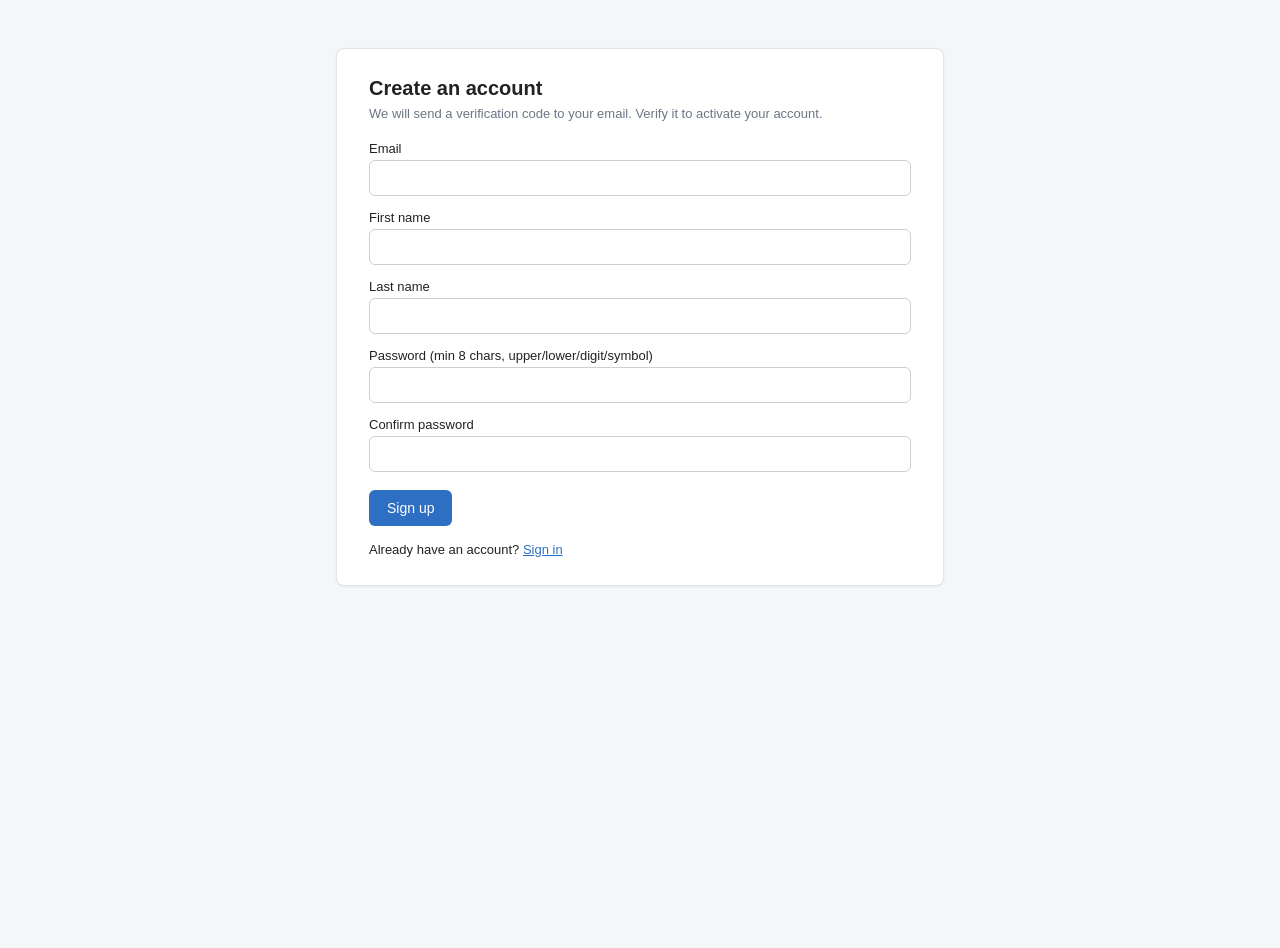
<file: frontend/index.html>
<!DOCTYPE html>
<html lang="en">
<head>
  <meta charset="UTF-8">
  <meta name="viewport" content="width=device-width, initial-scale=1.0">
  <title>Pacific BioArchive</title>
  <link rel="stylesheet" href="css/style.css">
</head>
<body>
  <main class="route-loading" aria-live="polite">
    <strong>Pacific BioArchive</strong>
    <span>Opening your workspace…</span>
  </main>

  <script src="js/config.js"></script>
  <script src="js/auth.js"></script>
  <script>
    (async function () {
      if (Auth.isAuthenticated() || (await Auth.refreshSession())) {
        window.location.replace('./gallery.html');
      } else {
        window.location.replace('./signup.html');
      }
    })();
  </script>
</body>
</html>
</file>
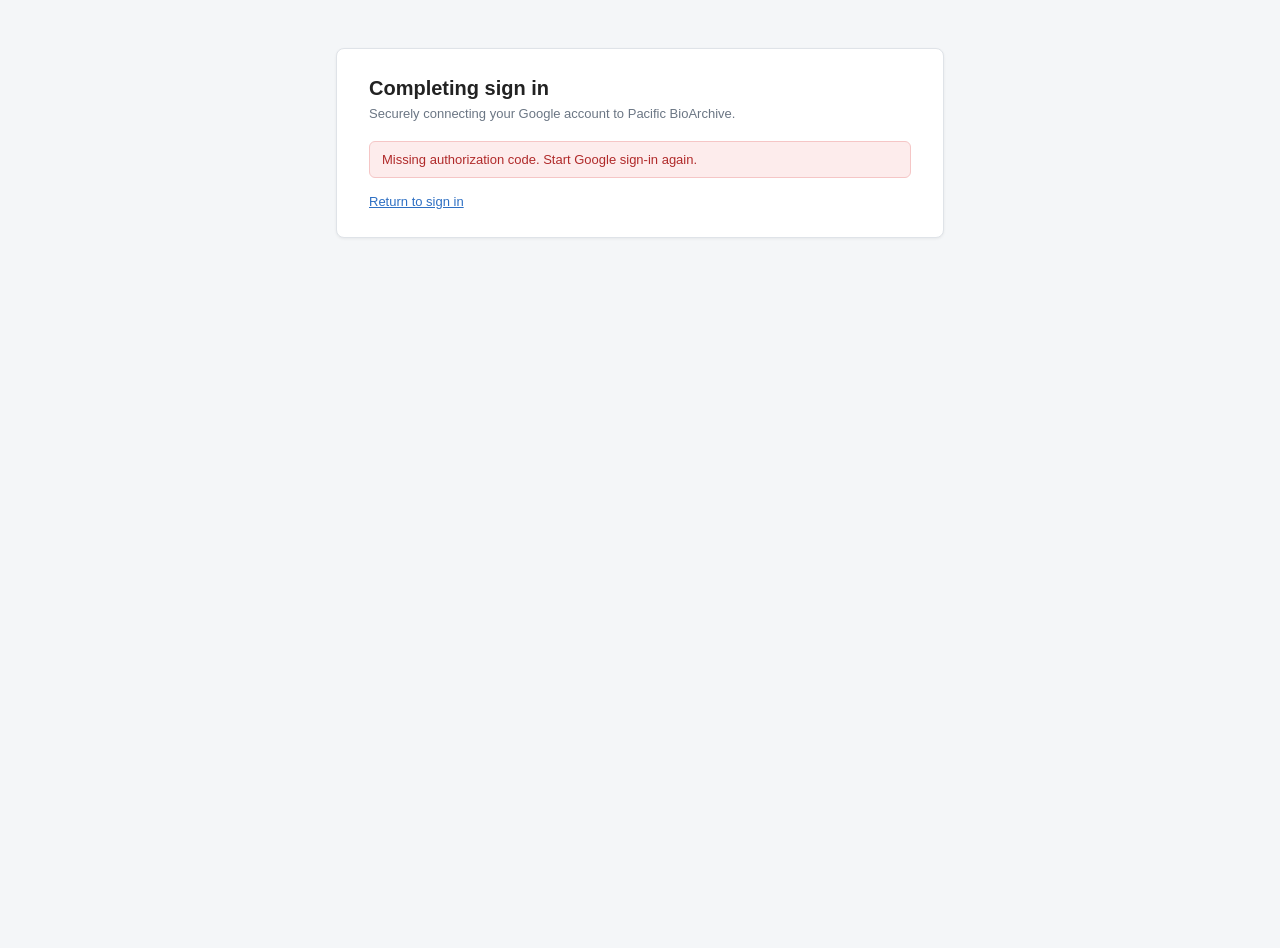
<file: frontend/auth-callback.html>
<!DOCTYPE html>
<html lang="en">
<head>
  <meta charset="UTF-8">
  <meta name="viewport" content="width=device-width, initial-scale=1.0">
  <title>Completing Sign In — Pacific BioArchive</title>
  <link rel="stylesheet" href="css/style.css">
</head>
<body>
  <div class="container">
    <div class="card">
      <h1>Completing sign in</h1>
      <p class="subtitle">Securely connecting your Google account to Pacific BioArchive.</p>
      <div id="callbackStatus" class="msg info" role="status" aria-live="polite">
        Verifying your Google sign-in…
      </div>
      <p id="callbackAction" class="link-line hidden">
        <a href="login.html">Return to sign in</a>
      </p>
    </div>
  </div>

  <script src="js/config.js"></script>
  <script src="js/auth.js"></script>
  <script>
    (async function () {
      const status = document.getElementById('callbackStatus');
      const action = document.getElementById('callbackAction');
      try {
        await Auth.handleOAuthCallback();
        status.className = 'msg success';
        status.textContent = 'Google sign-in complete. Opening your gallery...';
        window.location.replace('./gallery.html');
      } catch (err) {
        status.className = 'msg error';
        status.textContent = err.message;
        action.classList.remove('hidden');
      }
    })();
  </script>
</body>
</html>
</file>
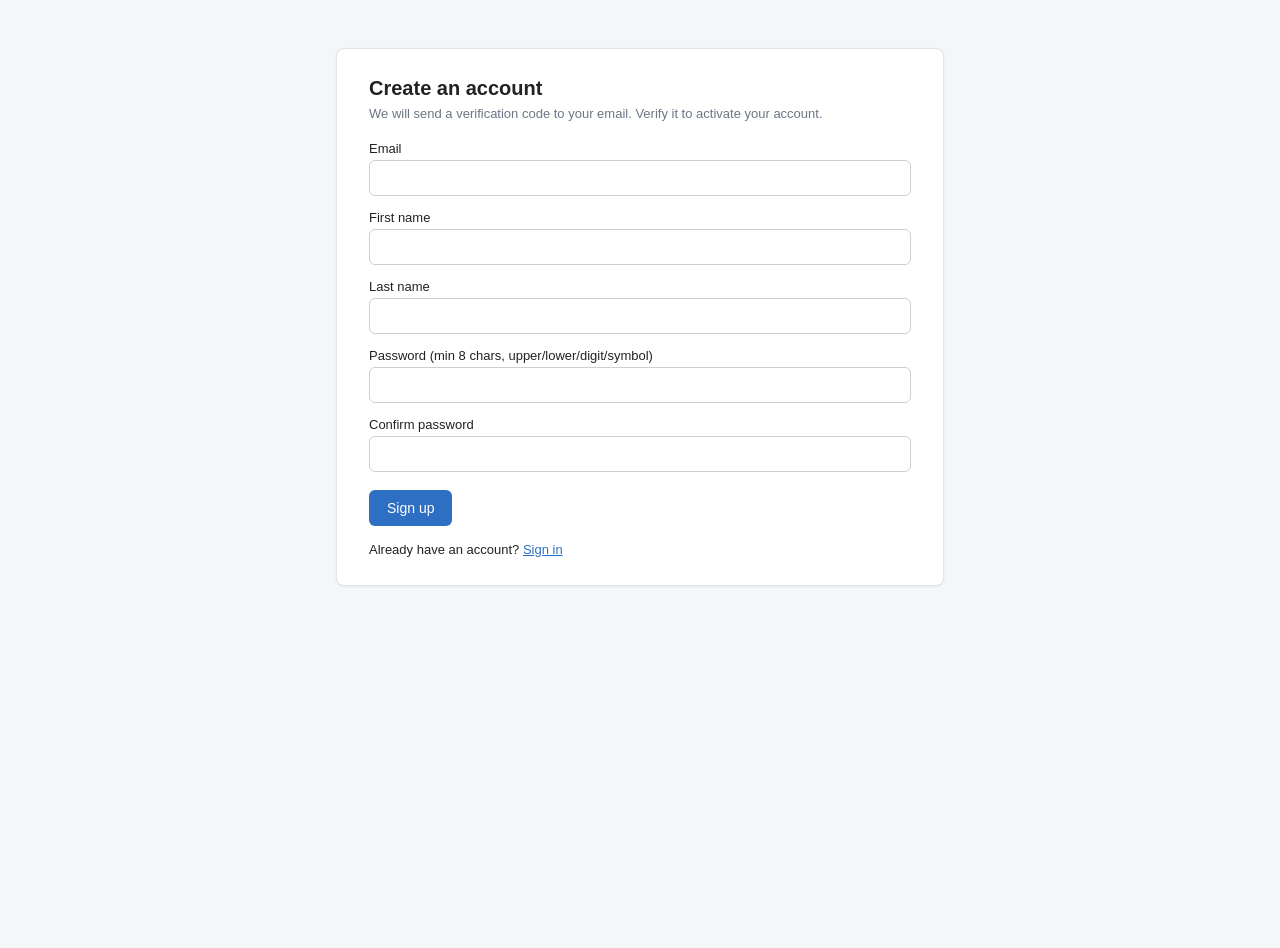
<file: frontend/gallery.html>
<!DOCTYPE html>
<html lang="en">
<head>
  <meta charset="UTF-8">
  <meta name="viewport" content="width=device-width, initial-scale=1.0">
  <title>Gallery — Pacific BioArchive</title>
  <link rel="stylesheet" href="css/style.css?v=20260830-1">
</head>
<body>
  <nav class="navbar">
    <a class="brand" href="gallery.html">Pacific BioArchive</a>
    <a href="upload.html">Upload</a>
    <a href="gallery.html" class="active" aria-current="page">Gallery</a>
    <a href="query.html">Search</a>
    <a href="tags.html">Tags</a>
    <a href="notify.html">Notifications</a>
    <span class="user" id="userInfo"></span>
    <button class="link" id="btnLogout">Sign out</button>
  </nav>

  <main class="container wide">
    <section class="page-heading">
      <div>
        <h1>Media Gallery</h1>
        <p class="subtitle">Track new uploads, review detected species, and open the original media.</p>
      </div>
      <button type="button" id="btnRefresh" class="refresh-button" aria-label="Refresh gallery">
        Refresh
      </button>
    </section>

    <section class="summary-grid" aria-label="Gallery summary">
      <div class="summary-card">
        <span class="summary-label">Processed</span>
        <strong id="processedCount">0</strong>
      </div>
      <div class="summary-card">
        <span class="summary-label">Processing</span>
        <strong id="pendingCount">0</strong>
      </div>
      <div class="summary-card">
        <span class="summary-label">Species tags</span>
        <strong id="speciesCount">0</strong>
      </div>
    </section>

    <section class="gallery-panel">
      <div class="gallery-toolbar">
        <div class="filter-field grow">
          <label for="gallerySearch">Filter by file name or species</label>
          <input type="search" id="gallerySearch" placeholder="e.g. Felis_catus">
        </div>
        <div class="filter-field">
          <label for="mediaTypeFilter">Media type</label>
          <select id="mediaTypeFilter">
            <option value="all">All media</option>
            <option value="image">Images</option>
            <option value="video">Videos</option>
          </select>
        </div>
      </div>

      <div id="galleryMessage" class="gallery-message info" role="status" aria-live="polite">
        Loading gallery…
      </div>
      <div id="galleryGrid" class="gallery-grid" aria-live="polite"></div>

      <div id="emptyGallery" class="empty-state hidden">
        <div class="empty-icon" aria-hidden="true">◫</div>
        <h2>No media found</h2>
        <p>Upload an image or video. It will appear here after the processing Lambda writes its record.</p>
        <a class="btn" href="upload.html">Upload media</a>
      </div>
    </section>
  </main>

  <script src="js/config.js"></script>
  <script src="js/auth.js"></script>
  <script src="js/api.js"></script>
  <script src="js/gallery.js?v=20260830-3"></script>
</body>
</html>
</file>
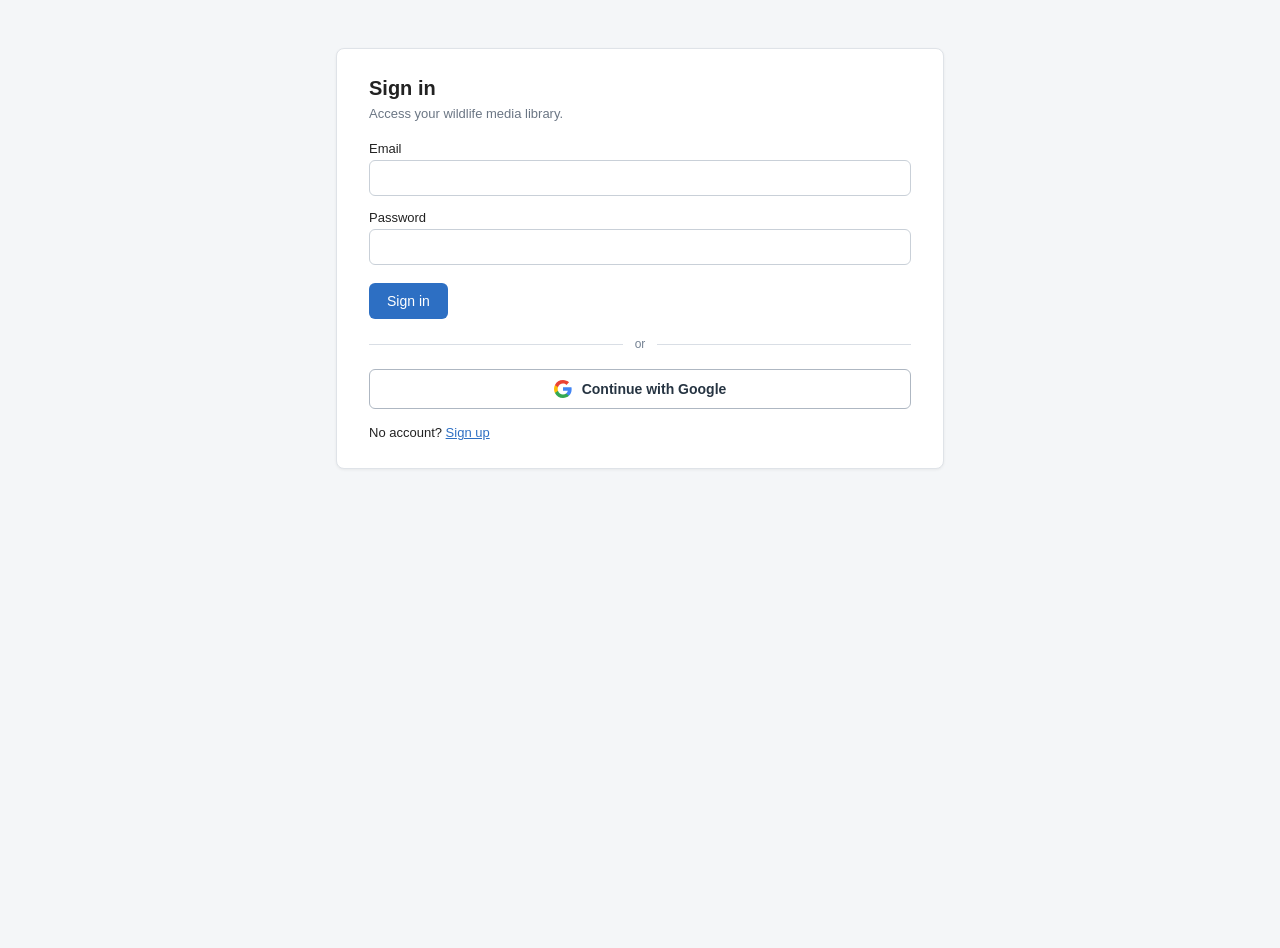
<file: frontend/login.html>
<!DOCTYPE html>
<html lang="en">
<head>
  <meta charset="UTF-8">
  <meta name="viewport" content="width=device-width, initial-scale=1.0">
  <title>Sign In — Pacific BioArchive</title>
  <link rel="stylesheet" href="css/style.css">
</head>
<body>
  <div class="container">
    <div class="card">
      <h1>Sign in</h1>
      <p class="subtitle">Access your wildlife media library.</p>
      <form id="loginForm">
        <label for="username">Email</label>
        <input type="email" id="username" required autocomplete="username">
        <label for="password">Password</label>
        <input type="password" id="password" required autocomplete="current-password">
        <button type="submit">Sign in</button>
      </form>
      <div class="auth-divider" aria-hidden="true"><span>or</span></div>
      <button type="button" id="btnGoogle" class="google-signin">
        <svg viewBox="0 0 18 18" aria-hidden="true">
          <path fill="#4285F4" d="M17.64 9.205c0-.638-.057-1.252-.164-1.841H9v3.482h4.844a4.14 4.14 0 0 1-1.797 2.715v2.258h2.909c1.702-1.567 2.684-3.875 2.684-6.614Z"/>
          <path fill="#34A853" d="M9 18c2.43 0 4.468-.806 5.956-2.181l-2.909-2.258c-.806.54-1.835.859-3.047.859-2.344 0-4.328-1.585-5.037-3.714H.956v2.332A9 9 0 0 0 9 18Z"/>
          <path fill="#FBBC05" d="M3.963 10.706A5.41 5.41 0 0 1 3.682 9c0-.592.102-1.168.281-1.706V4.962H.956A9 9 0 0 0 0 9c0 1.452.347 2.827.956 4.038l3.007-2.332Z"/>
          <path fill="#EA4335" d="M9 3.58c1.321 0 2.507.454 3.441 1.346l2.581-2.581C13.464.892 11.426 0 9 0A9 9 0 0 0 .956 4.962l3.007 2.332C4.672 5.165 6.656 3.58 9 3.58Z"/>
        </svg>
        Continue with Google
      </button>
      <div id="msg"></div>
      <p class="link-line">No account? <a href="signup.html">Sign up</a></p>
    </div>
  </div>

  <script src="js/config.js"></script>
  <script src="js/auth.js"></script>
  <script>
    (function () {
      Auth.redirectIfAuthenticated();
      const $ = id => document.getElementById(id);
      const msg = $('msg');

      function show(text, cls) {
        msg.className = 'msg ' + (cls || 'info');
        msg.textContent = text;
      }

      function showVerificationRequired(email) {
        localStorage.setItem('pba_pending_email', email);
        msg.className = 'msg error';
        msg.textContent = 'Please verify your email first. ';

        const link = document.createElement('a');
        link.href = 'signup.html';
        link.textContent = 'Enter verification code';
        msg.appendChild(link);
      }

      $('loginForm').addEventListener('submit', async function (e) {
        e.preventDefault();
        const btn = e.target.querySelector('button');
        btn.disabled = true;
        try {
          await Auth.login($('username').value.trim(), $('password').value);
          show('Signed in. Redirecting...', 'success');
          setTimeout(() => window.location.href = './index.html', 800);
        } catch (err) {
          // UserNotConfirmedException: 需要先邮箱验证
          if (err.code === 'UserNotConfirmedException') {
            showVerificationRequired($('username').value.trim());
          } else {
            show(err.message, 'error');
          }
        } finally {
          btn.disabled = false;
        }
      });

      $('btnGoogle').addEventListener('click', async function () {
        const btn = this;
        btn.disabled = true;
        try {
          show('Opening Google sign-in...', 'info');
          await Auth.startGoogleLogin();
        } catch (err) {
          show(err.message, 'error');
          btn.disabled = false;
        }
      });
    })();
  </script>
</body>
</html>
</file>
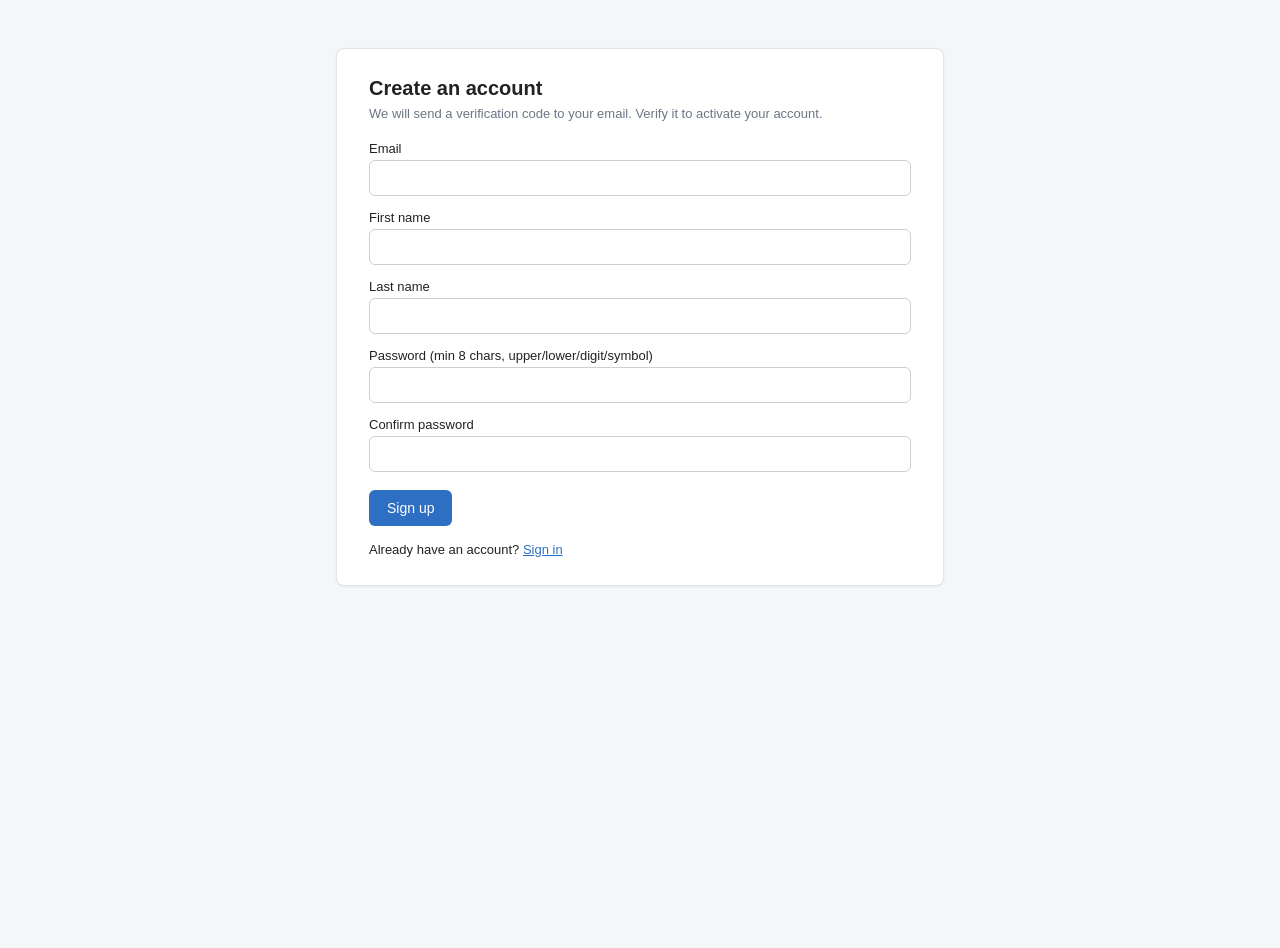
<file: frontend/notify.html>
<!DOCTYPE html>
<html lang="en">
<head>
  <meta charset="UTF-8">
  <meta name="viewport" content="width=device-width, initial-scale=1.0">
  <title>Notifications — Pacific BioArchive</title>
  <link rel="stylesheet" href="css/style.css?v=20260830-1">
  <style>
    .chips { margin-top: 12px; display: flex; flex-wrap: wrap; gap: 8px; }
    .chip {
      display: inline-flex; align-items: center; gap: 8px;
      background: #eaf2fb; color: #1d5fa8; border: 1px solid #c3d9f0;
      border-radius: 999px; padding: 6px 12px; font-size: 13px;
    }
    .chip button {
      margin: 0; padding: 0 6px; background: none; color: #b02a2a; border: none;
      cursor: pointer; font-size: 13px; line-height: 1;
    }
    .row { display: flex; gap: 8px; align-items: center; margin-top: 10px; }
    .row input[type="text"] { flex: 1; margin: 0; }
    .row button { margin: 0; }
  </style>
</head>
<body>
  <nav class="navbar">
    <a class="brand" href="gallery.html">Pacific BioArchive</a>
    <a href="upload.html">Upload</a>
    <a href="gallery.html">Gallery</a>
    <a href="query.html">Search</a>
    <a href="tags.html">Tags</a>
    <a href="notify.html" class="active" aria-current="page">Notifications</a>
    <span class="user" id="userInfo"></span>
    <button class="link" id="btnLogout">Sign out</button>
  </nav>

  <div class="container">
    <div class="card">
      <h1>Tag notifications</h1>
      <p class="subtitle">Get an email when a new file matching a subscribed species is added or updated.</p>

      <section>
        <h3>Subscribe to species</h3>
        <label for="subTags">Species to notify (comma separated)</label>
        <div class="row">
          <input type="text" id="subTags" placeholder="e.g. Felis_catus, Dama_dama">
          <button type="button" id="btnSubscribe">Subscribe</button>
        </div>
      </section>

      <section style="margin-top:24px; padding-top:18px; border-top:1px solid #e2e6ea;">
        <h3>Current subscriptions</h3>
        <div class="chips" id="chips"></div>
        <p class="subtitle" id="emptyNote"></p>
      </section>

      <div id="msg"></div>
    </div>
  </div>

  <script src="js/config.js"></script>
  <script src="js/auth.js"></script>
  <script src="js/api.js"></script>
  <script src="js/notify.js?v=20260830-3"></script>
</body>
</html>
</file>
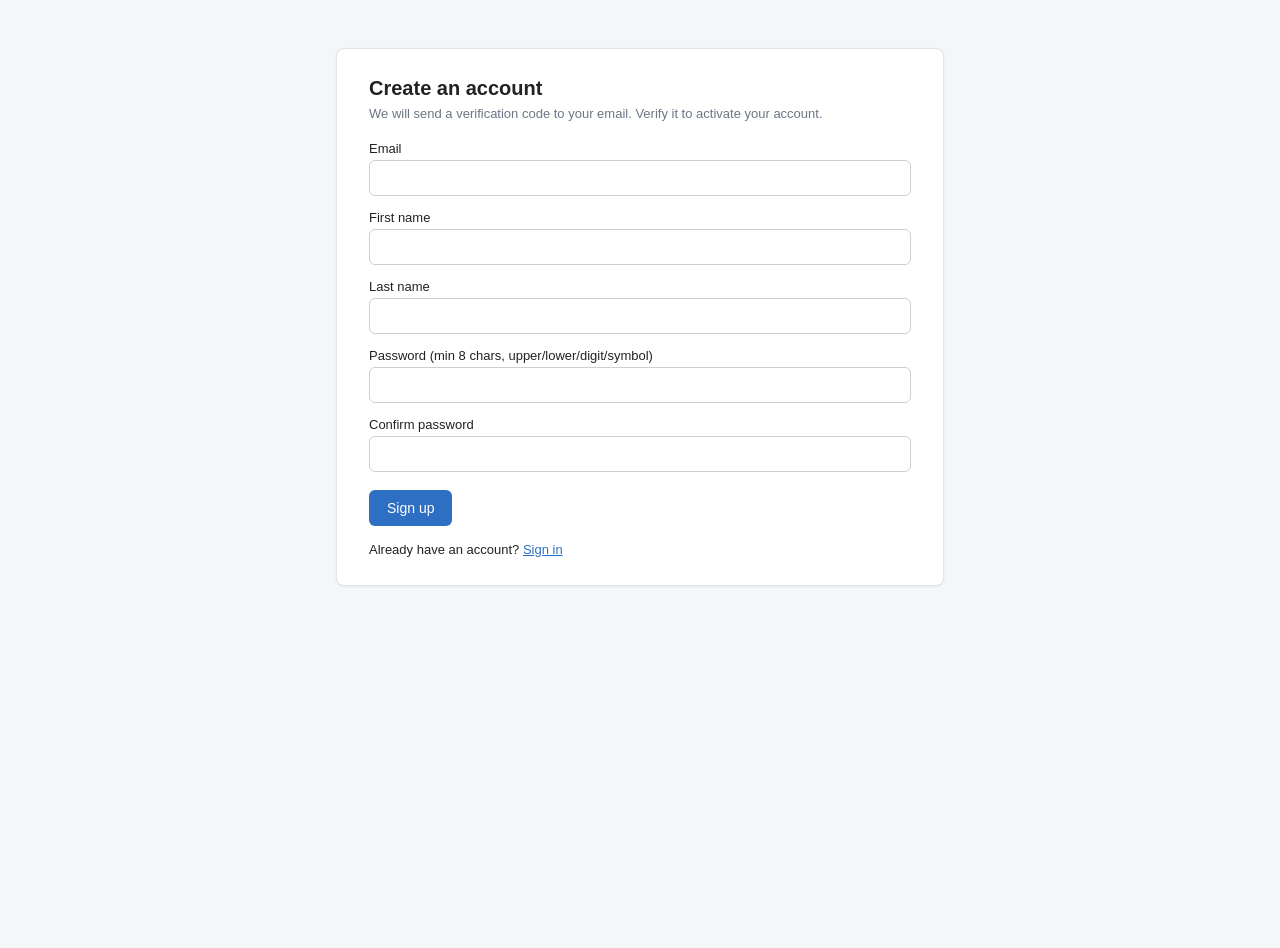
<file: frontend/query.html>
<!DOCTYPE html>
<html lang="en">
<head>
  <meta charset="UTF-8">
  <meta name="viewport" content="width=device-width, initial-scale=1.0">
  <title>Search — Pacific BioArchive</title>
  <link rel="stylesheet" href="css/style.css?v=20260830-1">
</head>
<body>
  <nav class="navbar">
    <a class="brand" href="gallery.html">Pacific BioArchive</a>
    <a href="upload.html">Upload</a>
    <a href="gallery.html">Gallery</a>
    <a href="query.html" class="active" aria-current="page">Search</a>
    <a href="tags.html">Tags</a>
    <a href="notify.html">Notifications</a>
    <span class="user" id="userInfo"></span>
    <button class="link" id="btnLogout">Sign out</button>
  </nav>

  <main class="container wide search-page">
    <section class="page-heading search-heading compact-heading">
      <div>
        <h1>Find wildlife media</h1>
        <p class="subtitle">Enter a species name to find matching images and videos.</p>
      </div>
    </section>

    <section class="search-primary-card" aria-labelledby="speciesSearchTitle">
      <div class="search-primary-copy">
        <span class="search-step">Recommended</span>
        <h2 id="speciesSearchTitle">Search by species</h2>
        <p>Use the scientific name stored in the detection tags.</p>
      </div>
      <label for="qSpecies">Species name</label>
      <div class="search-control-row">
        <input type="text" id="qSpecies" placeholder="Try Felis_catus" autocomplete="off">
        <button type="button" id="btnBySpecies">Search</button>
      </div>
      <div class="search-suggestions" aria-label="Species suggestions">
        <span>Examples:</span>
        <button type="button" data-species="Felis_catus">Felis_catus</button>
        <button type="button" data-species="Dama_dama">Dama_dama</button>
        <button type="button" data-species="Sus_scrofa">Sus_scrofa</button>
      </div>
    </section>

    <details class="search-advanced">
      <summary>
        <span><strong>Advanced search</strong><small>Use tag counts, a reference image, or a thumbnail URL</small></span>
        <span class="search-advanced-chevron" aria-hidden="true">⌄</span>
      </summary>
      <div class="search-advanced-body">
        <div class="search-tabs" role="tablist" aria-label="Advanced search methods">
          <button class="search-tab active" type="button" role="tab" aria-selected="true" aria-controls="panelTags" id="tabTags" data-query-tab="tags">Tag counts</button>
          <button class="search-tab" type="button" role="tab" aria-selected="false" aria-controls="panelFile" id="tabFile" data-query-tab="file">Reference image</button>
          <button class="search-tab" type="button" role="tab" aria-selected="false" aria-controls="panelThumb" id="tabThumb" data-query-tab="thumbnail">Thumbnail URL</button>
        </div>

        <div class="search-panel active" id="panelTags" role="tabpanel" aria-labelledby="tabTags" data-query-panel="tags">
          <h3>Match minimum tag counts</h3>
          <p>All listed conditions must match.</p>
          <label for="qTags">Tag-count object</label>
          <textarea id="qTags" rows="3" spellcheck="false">{"Felis_catus": 1}</textarea>
          <div class="search-example">Example: <code>{"Felis_catus": 1, "Dama_dama": 2}</code></div>
          <button type="button" id="btnByTags">Search tag counts</button>
        </div>

        <div class="search-panel" id="panelFile" role="tabpanel" aria-labelledby="tabFile" data-query-panel="file" hidden>
          <h3>Search using a reference image</h3>
          <p>Species are detected in memory. The reference image is not stored.</p>
          <label class="search-file-drop" for="qFile">
            <span class="search-file-icon" aria-hidden="true">↑</span>
            <strong>Choose an image</strong>
            <span>JPEG or PNG, up to 4 MiB</span>
            <input type="file" id="qFile" accept="image/*">
          </label>
          <div class="search-file-meta" id="qFileMeta">No image selected</div>
          <button type="button" id="btnByFile">Detect and search</button>
        </div>

        <div class="search-panel" id="panelThumb" role="tabpanel" aria-labelledby="tabThumb" data-query-panel="thumbnail" hidden>
          <h3>Open an original image</h3>
          <p>Paste one of this archive's thumbnail URLs.</p>
          <label for="qThumb">Thumbnail URL</label>
          <input type="url" id="qThumb" placeholder="https://…/thumbnails/…">
          <button type="button" id="btnThumb">Resolve original</button>
        </div>
      </div>
    </details>

    <section class="search-results-panel" aria-labelledby="resultsTitle">
      <div class="search-results-header">
        <h2 id="resultsTitle">Results</h2>
        <span class="search-result-count" id="resultCount">Ready</span>
      </div>
      <div class="results" id="results" aria-live="polite">
        <div class="search-empty-state">
          <span aria-hidden="true">⌕</span>
          <h3>No search yet</h3>
          <p>Enter a species name above, then select Search.</p>
        </div>
      </div>
    </section>
  </main>

  <script src="js/config.js"></script>
  <script src="js/auth.js"></script>
  <script src="js/api.js"></script>
  <script src="js/query.js?v=20260830-3"></script>
</body>
</html>
</file>
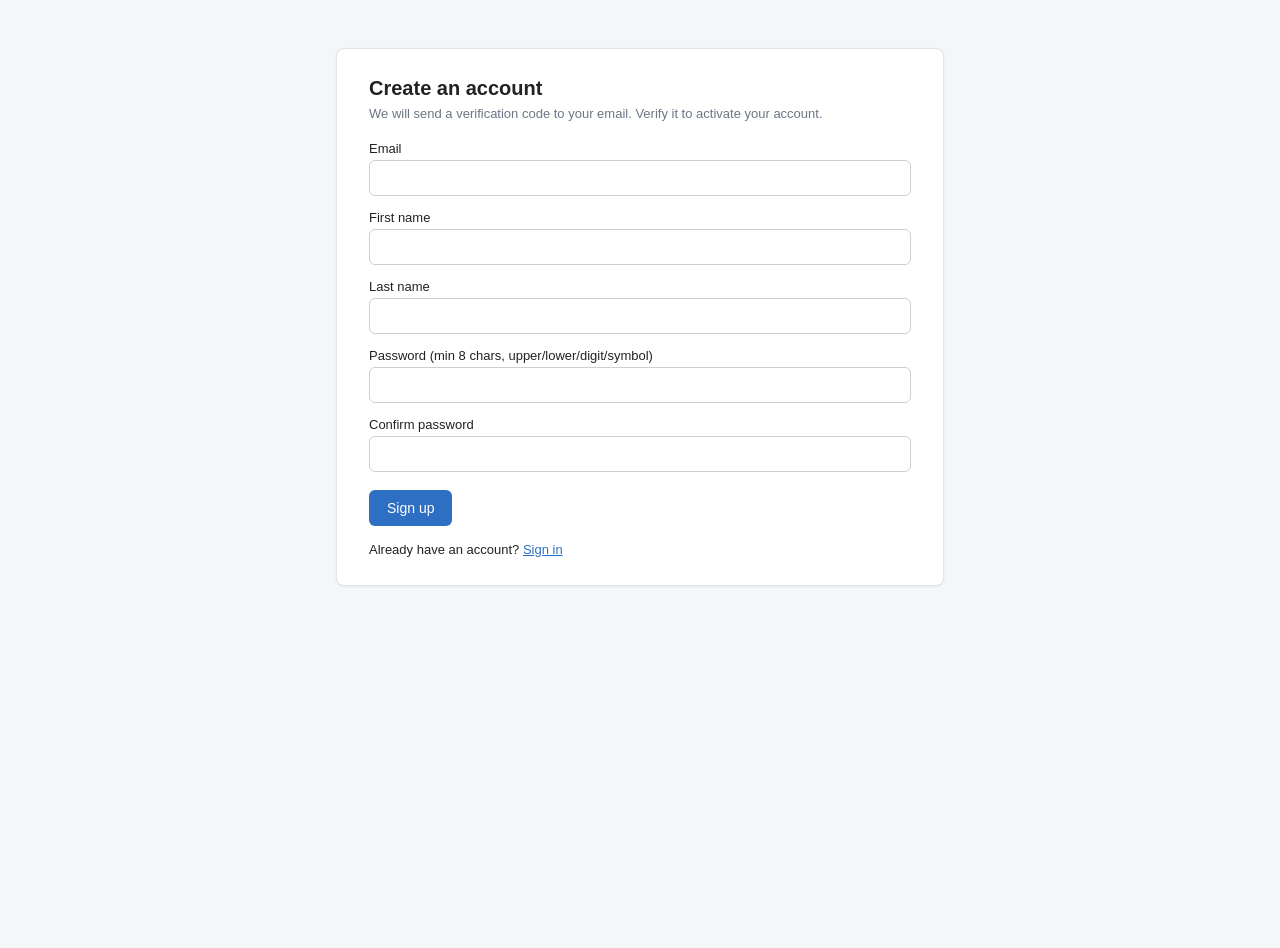
<file: frontend/signup.html>
<!DOCTYPE html>
<html lang="en">
<head>
  <meta charset="UTF-8">
  <meta name="viewport" content="width=device-width, initial-scale=1.0">
  <title>Sign Up — Pacific BioArchive</title>
  <link rel="stylesheet" href="css/style.css">
</head>
<body>
  <div class="container">
    <div class="card">
      <h1>Create an account</h1>
      <p class="subtitle">We will send a verification code to your email. Verify it to activate your account.</p>

      <!-- Step 1: 注册信息 -->
      <form id="signupForm">
        <label for="email">Email</label>
        <input type="email" id="email" required autocomplete="email">
        <label for="firstName">First name</label>
        <input type="text" id="firstName" required autocomplete="given-name">
        <label for="lastName">Last name</label>
        <input type="text" id="lastName" required autocomplete="family-name">
        <label for="password">Password (min 8 chars, upper/lower/digit/symbol)</label>
        <input type="password" id="password" required autocomplete="new-password">
        <label for="password2">Confirm password</label>
        <input type="password" id="password2" required autocomplete="new-password">
        <button type="submit">Sign up</button>
      </form>

      <!-- Step 2: 邮箱验证码确认 -->
      <form id="confirmForm" class="hidden">
        <p id="confirmEmail" class="subtitle"></p>
        <label for="code">Verification code (sent to your email)</label>
        <input type="text" id="code" required autocomplete="one-time-code" inputmode="numeric">
        <button type="submit">Verify and continue</button>
        <button type="button" id="btnResend" class="secondary">Resend code</button>
        <button type="button" id="btnChangeEmail" class="secondary">Use a different email</button>
      </form>

      <div id="msg"></div>
      <p class="link-line">Already have an account? <a href="login.html">Sign in</a></p>
    </div>
  </div>

  <script src="js/config.js"></script>
  <script src="js/auth.js"></script>
  <script>
    (function () {
      Auth.redirectIfAuthenticated();
      const $ = id => document.getElementById(id);
      const msg = $('msg');
      let pendingEmail = (localStorage.getItem('pba_pending_email') || '').trim();

      function show(text, cls) {
        msg.className = 'msg ' + (cls || 'info');
        msg.textContent = text;
      }

      function showConfirmation(email, message) {
        pendingEmail = email;
        localStorage.setItem('pba_pending_email', email);
        $('signupForm').classList.add('hidden');
        $('confirmForm').classList.remove('hidden');
        $('confirmEmail').textContent = 'Code sent to ' + email;
        $('code').focus();
        if (message) show(message, 'success');
      }

      function showRegistration() {
        pendingEmail = '';
        localStorage.removeItem('pba_pending_email');
        $('confirmForm').classList.add('hidden');
        $('signupForm').classList.remove('hidden');
        $('email').value = '';
        $('code').value = '';
        msg.className = '';
        msg.textContent = '';
        $('email').focus();
      }

      // Recover an interrupted verification flow, including users sent here
      // after Cognito reports UserNotConfirmedException on the login page.
      if (pendingEmail) {
        showConfirmation(pendingEmail, 'Enter the verification code previously sent to your email.');
      }

      $('signupForm').addEventListener('submit', async function (e) {
        e.preventDefault();
        const email = $('email').value.trim();
        const firstName = $('firstName').value.trim();
        const lastName = $('lastName').value.trim();
        const password = $('password').value;
        if (password !== $('password2').value) { show('Passwords do not match.', 'error'); return; }
        const btn = e.target.querySelector('button');
        btn.disabled = true;
        try {
          await Auth.signUp(email, firstName, lastName, password);
          showConfirmation(email, 'Verification email sent. Enter the code below.');
        } catch (err) {
          show(err.message, 'error');
        } finally {
          btn.disabled = false;
        }
      });

      $('confirmForm').addEventListener('submit', async function (e) {
        e.preventDefault();
        const email = pendingEmail;
        const btn = e.target.querySelector('button[type=submit]');
        btn.disabled = true;
        try {
          await Auth.confirmSignUp(email, $('code').value.trim());
          pendingEmail = '';
          localStorage.removeItem('pba_pending_email');
          show('Account verified! Redirecting to sign in...', 'success');
          setTimeout(() => window.location.href = './login.html', 1500);
        } catch (err) {
          show(err.message, 'error');
        } finally {
          btn.disabled = false;
        }
      });

      $('btnResend').addEventListener('click', async function () {
        const email = pendingEmail;
        try {
          await Auth.resendCode(email);
          show('Code resent to ' + email, 'success');
        } catch (err) {
          show(err.message, 'error');
        }
      });

      $('btnChangeEmail').addEventListener('click', function () {
        showRegistration();
      });
    })();
  </script>
</body>
</html>
</file>
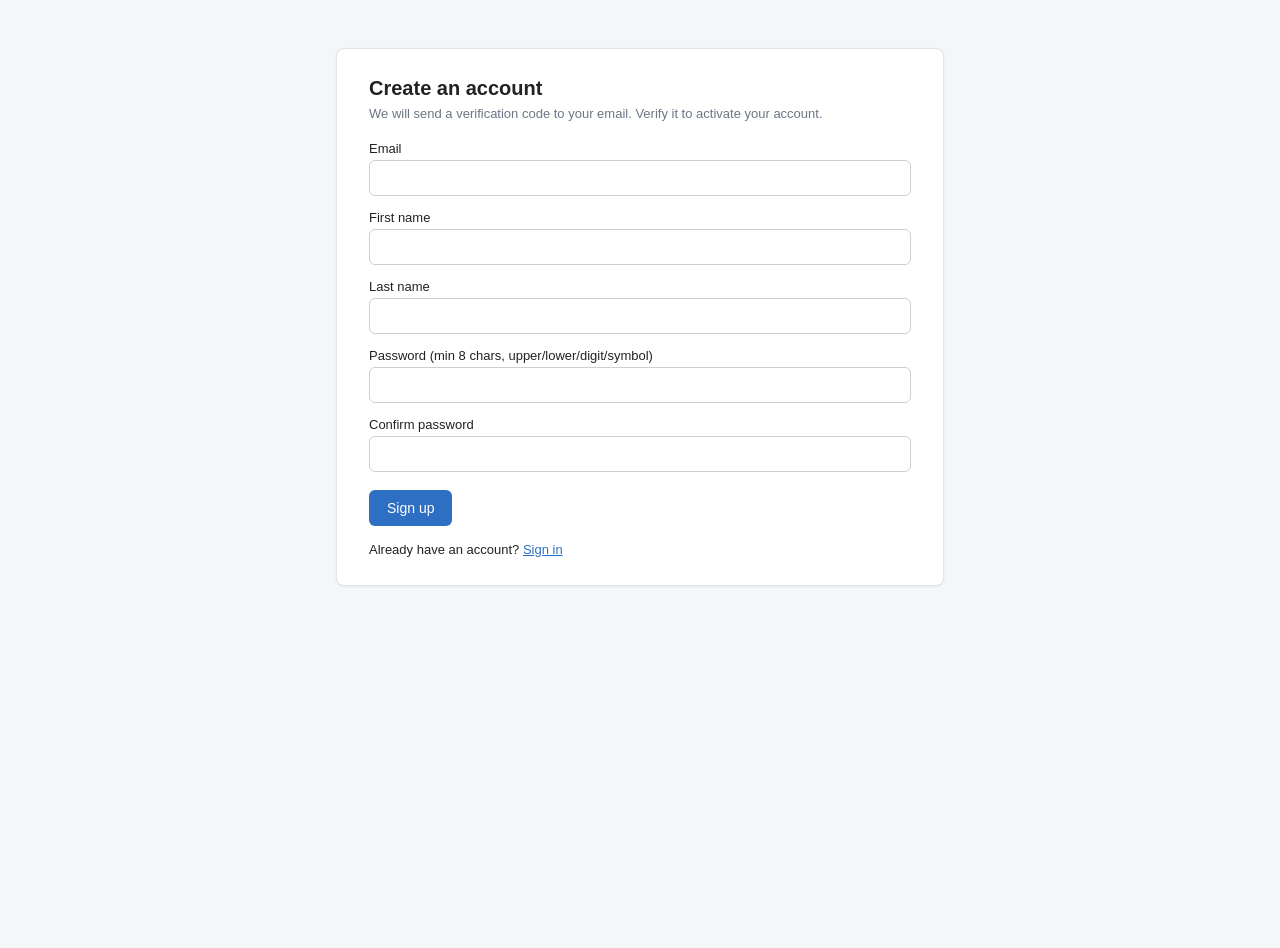
<file: frontend/tags.html>
<!DOCTYPE html>
<html lang="en">
<head>
  <meta charset="UTF-8">
  <meta name="viewport" content="width=device-width, initial-scale=1.0">
  <title>Tags — Pacific BioArchive</title>
  <link rel="stylesheet" href="css/style.css?v=20260830-7">
</head>
<body>
  <nav class="navbar">
    <a class="brand" href="gallery.html">Pacific BioArchive</a>
    <a href="upload.html">Upload</a>
    <a href="gallery.html">Gallery</a>
    <a href="query.html">Search</a>
    <a href="tags.html" class="active" aria-current="page">Tags</a>
    <a href="notify.html">Notifications</a>
    <span class="user" id="userInfo"></span>
    <button class="link" id="btnLogout">Sign out</button>
  </nav>

  <main class="container wide management-page">
    <section class="page-heading compact-heading">
      <div>
        <h1>Manage tags and files</h1>
        <p class="subtitle">Update archive metadata in bulk or permanently remove stored media.</p>
      </div>
    </section>

    <div class="management-grid">
      <section class="management-card" aria-labelledby="bulkTagsTitle">
        <div class="management-card-heading">
          <div>
            <h2 id="bulkTagsTitle">Bulk edit tags</h2>
            <p>Add or remove species tags across one or more files.</p>
          </div>
        </div>
        <label id="mgmtUrlsLabel">File URLs</label>
        <div class="bulk-url-list" id="mgmtUrlList" aria-labelledby="mgmtUrlsLabel">
          <div class="bulk-url-row">
            <input type="url" class="bulk-url-input" placeholder="Paste an original or thumbnail URL copied from Gallery" aria-label="File URL 1">
            <button type="button" class="secondary bulk-url-remove" aria-label="Remove file URL 1">Remove</button>
          </div>
        </div>
        <button type="button" id="btnAddMgmtUrl" class="secondary add-url-button">+ Add another URL</button>
        <p class="field-help">Add one database URL per field. Use Add another URL to edit multiple files.</p>
        <label for="mgmtTags">Species tags (comma separated)</label>
        <input type="text" id="mgmtTags" placeholder="Felis_catus, Dama_dama">
        <fieldset class="management-options">
          <legend>Operation</legend>
          <label><input type="radio" name="op" value="1" checked> Add tags</label>
          <label><input type="radio" name="op" value="0"> Remove tags</label>
        </fieldset>
        <button type="button" id="btnBulk">Apply tag changes</button>
      </section>

      <section class="management-card danger-card" aria-labelledby="deleteFilesTitle">
        <div class="management-card-heading">
          <div>
            <h2 id="deleteFilesTitle">Delete files</h2>
            <p>Remove media, thumbnails, and related database records.</p>
          </div>
        </div>
        <label id="delUrlsLabel">File URLs to delete</label>
        <div class="delete-url-list" id="delUrlList" aria-labelledby="delUrlsLabel">
          <div class="delete-url-row">
            <input type="url" class="delete-url-input" placeholder="Paste an original or thumbnail URL copied from Gallery" aria-label="File URL 1">
            <button type="button" class="secondary delete-url-remove" aria-label="Remove file URL 1">Remove</button>
          </div>
        </div>
        <button type="button" id="btnAddDeleteUrl" class="secondary add-url-button">+ Add another URL</button>
        <p class="field-help">Add one URL per field. Use Add another URL to delete multiple files.</p>
        <div class="danger-note"><strong>Permanent action</strong><span>Both the original object and its thumbnail will be removed.</span></div>
        <button type="button" id="btnDelete" class="danger-button">Delete selected files</button>
      </section>
    </div>

    <section class="management-results-panel" aria-labelledby="managementResultsTitle">
      <div class="management-results-header">
        <h2 id="managementResultsTitle">Activity</h2>
        <span class="management-result-status" id="resultStatus">Ready</span>
      </div>
      <div class="management-result" id="result" aria-live="polite">
        <div class="management-empty-state">
          <span aria-hidden="true">✓</span>
          <h3>No changes yet</h3>
          <p>Completed tag edits and deletions will be reported here.</p>
        </div>
      </div>
    </section>
  </main>

  <script src="js/config.js"></script>
  <script src="js/auth.js"></script>
  <script src="js/api.js"></script>
  <script src="js/tags.js?v=20260830-7"></script>
</body>
</html>
</file>
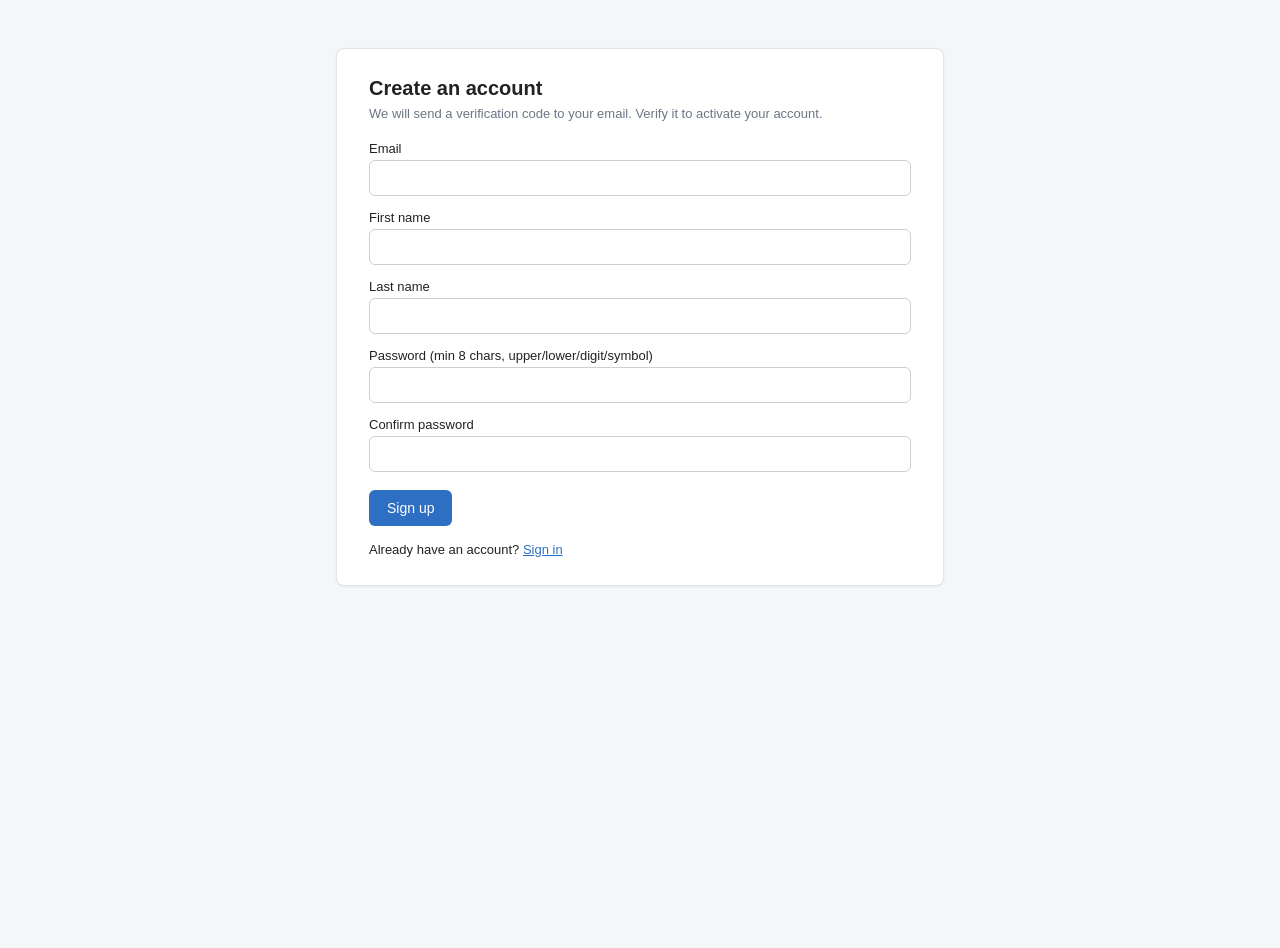
<file: frontend/upload.html>
<!DOCTYPE html>
<html lang="en">
<head>
  <meta charset="UTF-8">
  <meta name="viewport" content="width=device-width, initial-scale=1.0">
  <title>Upload — Pacific BioArchive</title>
  <link rel="stylesheet" href="css/style.css?v=20260830-4">
</head>
<body>
  <nav class="navbar">
    <a class="brand" href="gallery.html">Pacific BioArchive</a>
    <a href="upload.html" class="active" aria-current="page">Upload</a>
    <a href="gallery.html">Gallery</a>
    <a href="query.html">Search</a>
    <a href="tags.html">Tags</a>
    <a href="notify.html">Notifications</a>
    <span class="user" id="userInfo"></span>
    <button class="link" id="btnLogout">Sign out</button>
  </nav>

  <div class="container">
    <div class="card">
      <h1>Upload media</h1>
      <p class="subtitle">Images and videos are stored in S3, then automatically processed:
        duplicates are rejected by checksum, thumbnails are generated, and species tags are detected
        by the ML pipeline (Member B).</p>

      <label for="fileInput">Choose image or video file</label>
      <input type="file" id="fileInput" accept="image/*,video/*">

      <button type="button" id="btnUpload">Upload</button>
      <div id="msg"></div>
      <div class="file-list" id="fileList"></div>
      <p id="galleryLink" class="link-line hidden">
        Upload complete. <a href="gallery.html">Track processing in the Gallery</a>.
      </p>
    </div>
  </div>

  <script src="js/config.js"></script>
  <script src="js/auth.js"></script>
  <script src="js/upload.js?v=20260830-4"></script>
</body>
</html>
</file>
<file: frontend/css/style.css>
/* Pacific BioArchive — 极简共享样式（三人共用，保持最小改动） */
* { box-sizing: border-box; margin: 0; padding: 0; }

body {
  font-family: Arial, Helvetica, sans-serif;
  background: #f4f6f8;
  color: #222;
  min-height: 100vh;
}

/* 顶部导航 */
.navbar {
  background: #1f2d3d;
  color: #fff;
  padding: 12px 24px;
  display: flex;
  align-items: center;
  gap: 20px;
  flex-wrap: wrap;
}
.navbar .brand { color: #fff; font-weight: bold; font-size: 16px; margin-right: auto; }
.navbar a, .navbar button.link {
  color: #cfd8e3;
  text-decoration: none;
  background: none;
  border: none;
  cursor: pointer;
  font-size: 14px;
  line-height: 1.2;
}
.navbar button.link { margin-top: 0; padding: 0; }
.navbar a:hover, .navbar button.link:hover { color: #fff; }
.navbar a.disabled { color: #6b7684; cursor: not-allowed; }
.navbar a.active { color: #fff; font-weight: bold; }
.navbar .user { font-size: 13px; color: #9fb3c8; }

/* 卡片容器 */
.container { max-width: 640px; margin: 48px auto; padding: 0 16px; }
.container.wide { max-width: 1180px; }
.card {
  background: #fff;
  border: 1px solid #dfe3e8;
  border-radius: 8px;
  padding: 28px 32px;
  box-shadow: 0 1px 3px rgba(0,0,0,.06);
}
.card h1 { font-size: 20px; margin-bottom: 6px; }
.card .subtitle { color: #6b7684; font-size: 13px; margin-bottom: 20px; }

/* 表单 */
label { display: block; font-size: 13px; margin: 14px 0 4px; }
input[type="text"], input[type="email"], input[type="password"], input[type="file"], input[type="search"], select {
  width: 100%;
  padding: 9px 10px;
  border: 1px solid #c9d0d8;
  border-radius: 6px;
  font-size: 14px;
  background: #fff;
}
input:focus, select:focus { outline: 2px solid #4a90d9; border-color: transparent; }

button, .btn {
  display: inline-block;
  margin-top: 18px;
  padding: 10px 18px;
  border: none;
  border-radius: 6px;
  background: #2d6fc3;
  color: #fff;
  font-size: 14px;
  cursor: pointer;
}
button:hover { background: #255aa0; }
button.secondary { background: #eef1f4; color: #333; }
button.secondary:hover { background: #dde3e9; }
button:disabled { background: #a9b6c4; cursor: not-allowed; }

.auth-divider {
  align-items: center;
  color: #758293;
  display: flex;
  font-size: 12px;
  gap: 12px;
  margin: 18px 0 0;
}
.auth-divider::before, .auth-divider::after {
  background: #d9dee5;
  content: "";
  flex: 1;
  height: 1px;
}
.google-signin {
  align-items: center;
  background: #fff;
  border: 1px solid #aeb7c2;
  color: #263442;
  display: flex;
  font-weight: 600;
  gap: 10px;
  justify-content: center;
  width: 100%;
}
.google-signin:hover { background: #f7f9fb; color: #17212b; }
.google-signin:disabled { background: #eef1f4; color: #687789; }
.google-signin svg { flex: 0 0 18px; height: 18px; width: 18px; }

/* 消息 */
.msg { margin-top: 14px; padding: 10px 12px; border-radius: 6px; font-size: 13px; }
.msg.error { background: #fdecec; color: #b02a2a; border: 1px solid #f5c6c6; }
.msg.success { background: #e8f6ec; color: #1e7a3a; border: 1px solid #bfe3c9; }
.msg.info { background: #eaf2fb; color: #1d5fa8; border: 1px solid #c3d9f0; }

.hidden { display: none; }

/* Root route while authentication state is resolved. */
.route-loading {
  align-items: center;
  color: #617184;
  display: flex;
  flex-direction: column;
  gap: 8px;
  justify-content: center;
  min-height: 100vh;
}
.route-loading strong { color: #1f2d3d; font-size: 20px; }

/* 上传结果列表 */
.file-list {
  border-top: 1px solid #e2e6ea;
  margin-top: 16px;
}
.upload-record {
  align-items: center;
  border-bottom: 1px solid #e2e6ea;
  display: grid;
  gap: 6px 12px;
  grid-template-columns: minmax(0, 1fr) auto;
  padding: 11px 0;
}
.upload-record-name {
  font-size: 13px;
  font-weight: bold;
  min-width: 0;
  overflow-wrap: anywhere;
}
.upload-record-status {
  background: #e8f6ec;
  border-radius: 999px;
  color: #1e7a3a;
  font-size: 11px;
  font-weight: bold;
  padding: 4px 8px;
  white-space: nowrap;
}
.upload-record-status.duplicate {
  background: #fff3d9;
  color: #8a5a00;
}
.upload-record-path {
  color: #687789;
  font-family: Consolas, "Courier New", monospace;
  font-size: 11px;
  grid-column: 1 / -1;
  overflow-wrap: anywhere;
}

.link-line { margin-top: 16px; font-size: 13px; }
.link-line a { color: #2d6fc3; }

/* Member B: processing gallery */
.page-heading {
  display: flex;
  align-items: flex-end;
  justify-content: space-between;
  gap: 24px;
  margin-bottom: 24px;
}
.page-heading h1 { font-size: 30px; line-height: 1.15; margin-bottom: 6px; }
.page-heading .subtitle { color: #617184; font-size: 14px; }
.refresh-button { margin-top: 0; min-width: 100px; }

.summary-grid {
  display: grid;
  grid-template-columns: repeat(3, minmax(0, 1fr));
  gap: 14px;
  margin-bottom: 18px;
}
.summary-card {
  background: #fff;
  border: 1px solid #dfe3e8;
  border-radius: 8px;
  padding: 18px 20px;
  box-shadow: 0 1px 3px rgba(0,0,0,.04);
}
.summary-card strong { display: block; font-size: 25px; margin-top: 4px; }
.summary-label { color: #6b7684; font-size: 12px; text-transform: uppercase; letter-spacing: .05em; }

.gallery-panel {
  background: #fff;
  border: 1px solid #dfe3e8;
  border-radius: 10px;
  padding: 20px;
  box-shadow: 0 1px 3px rgba(0,0,0,.05);
}
.gallery-toolbar {
  display: flex;
  align-items: flex-end;
  gap: 16px;
  margin-bottom: 16px;
}
.filter-field { width: 190px; }
.filter-field.grow { flex: 1; width: auto; }
.filter-field label { margin-top: 0; font-weight: bold; }

.gallery-message {
  border-radius: 6px;
  font-size: 13px;
  margin-bottom: 16px;
  padding: 10px 12px;
}
.gallery-message.info { background: #eaf2fb; color: #1d5fa8; }
.gallery-message.success { background: #e8f6ec; color: #1e7a3a; }
.gallery-message.error { background: #fdecec; color: #b02a2a; }

.gallery-grid {
  display: grid;
  grid-template-columns: repeat(auto-fill, minmax(235px, 1fr));
  gap: 18px;
}
.media-card {
  border: 1px solid #dfe3e8;
  border-radius: 9px;
  background: #fff;
  min-width: 0;
  overflow: hidden;
  transition: box-shadow .2s ease, transform .2s ease;
}
.media-card:hover { box-shadow: 0 8px 22px rgba(31,45,61,.12); transform: translateY(-2px); }
.media-card.is-processing { border-style: dashed; }
.media-preview {
  align-items: center;
  background: #e9eef3;
  color: #526274;
  display: flex;
  height: 190px;
  justify-content: center;
  overflow: hidden;
  position: relative;
  text-decoration: none;
}
.media-preview img { height: 100%; object-fit: cover; width: 100%; }
.media-preview[href]:focus { outline: 3px solid #4a90d9; outline-offset: -3px; }
.preview-placeholder {
  align-items: center;
  display: flex;
  flex-direction: column;
  font-size: 12px;
  gap: 8px;
  justify-content: center;
}
.preview-icon { font-size: 32px; }
.processing-pulse {
  animation: pulse 1.5s ease-in-out infinite;
  background: rgba(45,111,195,.16);
  border-radius: 50%;
  height: 64px;
  position: absolute;
  width: 64px;
}
@keyframes pulse {
  0%, 100% { opacity: .3; transform: scale(.8); }
  50% { opacity: .8; transform: scale(1.2); }
}
.media-card-body { padding: 14px; }
.media-card-body h2 {
  font-size: 15px;
  margin: 10px 0 6px;
  overflow: hidden;
  text-overflow: ellipsis;
  white-space: nowrap;
}
.status-badge {
  border-radius: 999px;
  display: inline-block;
  font-size: 11px;
  font-weight: bold;
  padding: 4px 8px;
}
.status-badge.processed { background: #e8f6ec; color: #1e7a3a; }
.status-badge.processing { background: #fff4d6; color: #8a6400; }
.media-meta { color: #788696; font-size: 12px; margin-bottom: 12px; }
.tag-list { display: flex; flex-wrap: wrap; gap: 6px; min-height: 24px; }
.tag-chip {
  background: #edf3fa;
  border: 1px solid #d3e1f1;
  border-radius: 999px;
  color: #285b96;
  font-size: 11px;
  padding: 4px 8px;
}
.no-tags { color: #7b8794; font-size: 12px; font-style: italic; }
.media-card-actions {
  border-top: 1px solid #edf0f3;
  display: flex;
  flex-wrap: wrap;
  gap: 4px 14px;
  margin-top: 12px;
  padding-top: 10px;
}
.copy-url-button {
  background: transparent;
  border: 0;
  color: #2d619e;
  font-size: 11px;
  font-weight: bold;
  margin: 0;
  padding: 4px 0;
}
.copy-url-button:hover { background: transparent; color: #174d8b; text-decoration: underline; }
.copy-url-button:disabled { background: transparent; color: #5f7d9d; }
.empty-state { padding: 52px 16px; text-align: center; }
.empty-state h2 { font-size: 18px; margin: 10px 0 8px; }
.empty-state p { color: #6b7684; font-size: 13px; margin: 0 auto; max-width: 460px; }
.empty-icon { color: #91a0ae; font-size: 40px; }

/* Search workspace */
.search-page { max-width: 1060px; }
.search-heading { align-items: center; }
.compact-heading { margin-bottom: 18px; }
.search-primary-card {
  background: #fff;
  border: 1px solid #dfe3e8;
  border-radius: 10px;
  box-shadow: 0 1px 3px rgba(0,0,0,.05);
  padding: 22px 24px 20px;
}
.search-primary-copy h2 { font-size: 20px; margin: 4px 0 4px; }
.search-primary-copy p { color: #657486; font-size: 13px; }
.search-primary-card > label { color: #34475b; font-weight: bold; margin-top: 18px; }
.search-primary-card input[type="text"] {
  background: #fbfcfd;
  border: 1px solid #bfcbd7;
  border-radius: 7px;
  font-size: 15px;
  padding: 12px 13px;
}
.search-primary-card input[type="text"]:focus { border-color: transparent; outline: 2px solid #4a90d9; }
.search-primary-card .search-control-row button { min-width: 104px; }
.search-suggestions { align-items: center; display: flex; flex-wrap: wrap; gap: 6px; margin-top: 11px; }
.search-suggestions > span { color: #7a8795; font-size: 11px; margin-right: 2px; }
.search-suggestions button {
  background: #f0f4f8;
  border: 1px solid #d9e1e9;
  border-radius: 999px;
  color: #46617d;
  font-size: 11px;
  margin: 0;
  padding: 5px 9px;
}
.search-suggestions button:hover { background: #e5eef7; color: #285b96; }
.search-advanced {
  background: #fff;
  border: 1px solid #dfe3e8;
  border-radius: 10px;
  box-shadow: 0 1px 3px rgba(0,0,0,.04);
  margin-top: 14px;
  overflow: hidden;
}
.search-advanced > summary {
  align-items: center;
  cursor: pointer;
  display: flex;
  justify-content: space-between;
  list-style: none;
  padding: 15px 18px;
}
.search-advanced > summary::-webkit-details-marker { display: none; }
.search-advanced > summary:hover { background: #f8fafc; }
.search-advanced > summary strong { color: #34475b; display: block; font-size: 13px; }
.search-advanced > summary small { color: #7a8795; display: block; font-size: 11px; margin-top: 2px; }
.search-advanced-chevron { color: #60758c; font-size: 18px; transition: transform .2s ease; }
.search-advanced[open] .search-advanced-chevron { transform: rotate(180deg); }
.search-advanced-body { border-top: 1px solid #e5e9ee; }
.search-advanced .search-tabs { grid-template-columns: repeat(3, 1fr); }
.search-advanced .search-panel { min-height: 0; padding: 22px 24px 24px; }
.search-advanced .search-panel h3 { font-size: 16px; padding-right: 0; }
.search-advanced .search-panel > p { margin-bottom: 16px; }
.search-layout {
  align-items: start;
  display: grid;
  gap: 20px;
  grid-template-columns: minmax(430px, .88fr) minmax(0, 1.12fr);
}
.search-workbench,
.search-results-panel {
  background: #fff;
  border: 1px solid #dfe3e8;
  border-radius: 11px;
  box-shadow: 0 1px 3px rgba(0,0,0,.05);
  min-width: 0;
  overflow: hidden;
}
.search-workbench-header,
.search-results-header {
  align-items: center;
  border-bottom: 1px solid #e5e9ee;
  display: flex;
  justify-content: space-between;
  min-height: 78px;
  padding: 17px 20px;
}
.search-workbench-header h2,
.search-results-header h2 { font-size: 18px; margin-top: 3px; }
.search-step {
  color: #738193;
  font-size: 10px;
  font-weight: bold;
  letter-spacing: .09em;
  text-transform: uppercase;
}
.search-security,
.search-result-count {
  background: #edf3fa;
  border-radius: 999px;
  color: #285b96;
  font-size: 11px;
  font-weight: bold;
  padding: 5px 9px;
}
.search-tabs {
  background: #f7f9fb;
  border-bottom: 1px solid #e2e7ec;
  display: grid;
  gap: 0;
  grid-template-columns: repeat(4, 1fr);
  padding: 0 12px;
}
button.search-tab {
  background: transparent;
  border-bottom: 3px solid transparent;
  border-radius: 0;
  color: #68788a;
  font-size: 12px;
  margin: 0;
  padding: 14px 7px 11px;
  white-space: nowrap;
}
button.search-tab:hover { background: #f0f4f8; color: #294e78; }
button.search-tab.active {
  border-bottom-color: #2d6fc3;
  color: #1f5fae;
  font-weight: bold;
}
button.search-tab:focus-visible { outline: 2px solid #4a90d9; outline-offset: -2px; }
.search-panel { min-height: 342px; padding: 26px 24px 24px; position: relative; }
.search-panel[hidden] { display: none; }
.search-panel h3 { font-size: 19px; margin-bottom: 7px; padding-right: 42px; }
.search-panel > p { color: #657486; font-size: 13px; line-height: 1.55; margin-bottom: 20px; max-width: 580px; }
.search-panel label:not(.search-file-drop) { color: #34475b; font-weight: bold; margin-top: 0; }
.search-method-number {
  color: #d3dce6;
  font-size: 28px;
  font-weight: bold;
  line-height: 1;
  position: absolute;
  right: 24px;
  top: 24px;
}
.search-control-row { align-items: stretch; display: flex; gap: 9px; }
.search-control-row input { flex: 1; min-width: 0; }
.search-control-row button,
.search-panel > button { margin-top: 12px; white-space: nowrap; }
.search-control-row button { margin-top: 0; }
.search-panel input[type="text"],
.search-panel input[type="url"],
.search-panel textarea {
  background: #fbfcfd;
  border: 1px solid #c9d2dc;
  border-radius: 7px;
  font-size: 14px;
  padding: 11px 12px;
  width: 100%;
}
.search-panel textarea {
  font-family: Consolas, "Courier New", monospace;
  line-height: 1.5;
  resize: vertical;
}
.search-panel textarea:focus,
.search-panel input:focus { border-color: transparent; outline: 2px solid #4a90d9; }
.search-example { color: #758395; font-size: 11px; margin-top: 7px; }
.search-example code { color: #3d536b; }
.search-file-drop {
  align-items: center;
  background: #f8fafc;
  border: 1px dashed #aab9c8;
  border-radius: 9px;
  cursor: pointer;
  display: flex;
  flex-direction: column;
  gap: 4px;
  justify-content: center;
  margin: 0;
  min-height: 132px;
  padding: 18px;
  text-align: center;
  transition: background .2s ease, border-color .2s ease;
}
.search-file-drop:hover { background: #edf4fb; border-color: #4a7fb8; }
.search-file-drop strong { color: #285b96; font-size: 14px; }
.search-file-drop > span:last-of-type { color: #758395; font-size: 11px; }
.search-file-drop input { height: 1px; opacity: 0; overflow: hidden; position: absolute; width: 1px; }
.search-file-icon {
  align-items: center;
  background: #e4edf7;
  border-radius: 50%;
  color: #2d6fc3;
  display: flex;
  font-size: 20px;
  height: 38px;
  justify-content: center;
  margin-bottom: 3px;
  width: 38px;
}
.search-file-meta { color: #657486; font-size: 11px; margin-top: 8px; overflow-wrap: anywhere; }
.search-results-panel { margin-top: 18px; min-height: 360px; }
.search-results-header { background: #fbfcfd; }
.search-results-header { min-height: 62px; padding: 14px 18px; }
.results { min-height: 290px; padding: 20px; }
.search-empty-state {
  align-items: center;
  color: #758395;
  display: flex;
  flex-direction: column;
  justify-content: center;
  min-height: 250px;
  padding: 40px 20px;
  text-align: center;
}
.search-empty-state > span { color: #a8b5c2; font-size: 46px; line-height: 1; }
.search-empty-state h3 { color: #42556a; font-size: 16px; margin: 14px 0 7px; }
.search-empty-state p { font-size: 12px; line-height: 1.5; max-width: 310px; }
.search-loading {
  align-items: center;
  color: #526b85;
  display: flex;
  flex-direction: column;
  gap: 12px;
  justify-content: center;
  min-height: 250px;
}
.search-spinner {
  animation: search-spin .8s linear infinite;
  border: 3px solid #dce6f0;
  border-radius: 50%;
  border-top-color: #2d6fc3;
  height: 30px;
  width: 30px;
}
@keyframes search-spin { to { transform: rotate(360deg); } }
.search-alert { border-radius: 7px; font-size: 13px; line-height: 1.5; padding: 12px 14px; }
.search-alert.error { background: #fdecec; border: 1px solid #f5c6c6; color: #a52b2b; }
.search-detected { align-items: center; display: flex; flex-wrap: wrap; gap: 6px; margin-bottom: 16px; }
.search-detected > strong { color: #536579; font-size: 11px; margin-right: 3px; text-transform: uppercase; }
.search-result-section + .search-result-section { margin-top: 22px; }
.search-result-section > h3 { color: #42556a; font-size: 13px; margin-bottom: 10px; }
.search-result-grid { display: grid; gap: 12px; grid-template-columns: repeat(2, minmax(0, 1fr)); }
.search-result-card {
  background: #fff;
  border: 1px solid #dce3ea;
  border-radius: 8px;
  color: inherit;
  display: block;
  min-width: 0;
  overflow: hidden;
  text-decoration: none;
  transition: box-shadow .2s ease, transform .2s ease;
}
.search-result-card:hover { box-shadow: 0 7px 18px rgba(31,45,61,.12); transform: translateY(-2px); }
.search-result-card img { background: #e9eef3; display: block; height: 150px; object-fit: cover; width: 100%; }
.search-thumbnail-fallback {
  align-items: center;
  background: #eef2f6;
  color: #758395;
  display: flex;
  font-size: 12px;
  height: 150px;
  justify-content: center;
  padding: 18px;
  text-align: center;
}
.search-result-card .label { color: #2d619e; display: block; font-size: 12px; font-weight: bold; padding: 10px 11px; }
.search-video-list { display: grid; gap: 8px; }
.search-video-link,
.search-original-link {
  align-items: center;
  background: #f4f7fa;
  border: 1px solid #dce3ea;
  border-radius: 7px;
  color: #285b96;
  display: flex;
  font-size: 12px;
  gap: 9px;
  overflow-wrap: anywhere;
  padding: 11px 12px;
  text-decoration: none;
}
.search-video-link:hover,
.search-original-link:hover { background: #eaf1f8; }

/* Data management workspace */
.management-page { max-width: 1060px; }
.management-grid {
  display: grid;
  gap: 18px;
  grid-template-columns: repeat(2, minmax(0, 1fr));
}
.management-card {
  background: #fff;
  border: 1px solid #dfe3e8;
  border-radius: 10px;
  box-shadow: 0 1px 3px rgba(0,0,0,.05);
  padding: 24px;
}
.management-card.danger-card { border-color: #ead4d4; }
.management-card-heading {
  margin-bottom: 20px;
}
.management-card-heading h2 { font-size: 20px; margin-bottom: 4px; }
.management-card-heading p { color: #617184; font-size: 13px; line-height: 1.45; }
.management-card label { font-weight: bold; }
.management-card textarea {
  background: #fff;
  border: 1px solid #c9d0d8;
  border-radius: 6px;
  font-family: Consolas, "Courier New", monospace;
  font-size: 12px;
  line-height: 1.5;
  min-height: 122px;
  padding: 10px 12px;
  resize: vertical;
  width: 100%;
}
.management-card textarea:focus { border-color: transparent; outline: 2px solid #4a90d9; }
.bulk-url-list,
.delete-url-list {
  display: flex;
  flex-direction: column;
  gap: 9px;
}
.bulk-url-row,
.delete-url-row {
  align-items: center;
  display: grid;
  gap: 8px;
  grid-template-columns: minmax(0, 1fr) auto;
}
.bulk-url-row input[type="url"],
.delete-url-row input[type="url"] {
  background: #fff;
  border: 1px solid #c9d0d8;
  border-radius: 6px;
  font-size: 13px;
  min-width: 0;
  padding: 9px 10px;
  width: 100%;
}
.bulk-url-row input[type="url"]:focus,
.delete-url-row input[type="url"]:focus { border-color: transparent; outline: 2px solid #4a90d9; }
.bulk-url-row button,
.delete-url-row button,
button.add-url-button { margin-top: 0; }
.bulk-url-row button,
.delete-url-row button { padding: 9px 12px; }
button.add-url-button { margin-top: 10px; }
.field-help { color: #758395; font-size: 12px; line-height: 1.4; margin-top: 6px; }
.management-options {
  border: 0;
  display: flex;
  flex-wrap: wrap;
  gap: 14px;
  margin-top: 16px;
}
.management-options legend { font-size: 13px; font-weight: bold; margin-bottom: 7px; width: 100%; }
.management-options label {
  align-items: center;
  display: inline-flex;
  font-size: 13px;
  font-weight: normal;
  gap: 6px;
  margin: 0;
}
.danger-note {
  background: #fff4f4;
  border: 1px solid #f0cece;
  border-radius: 7px;
  color: #7e3434;
  display: flex;
  flex-direction: column;
  font-size: 12px;
  gap: 3px;
  margin-top: 20px;
  padding: 11px 12px;
}
button.danger-button { background: #b13a3a; }
button.danger-button:hover { background: #922f2f; }
.management-results-panel {
  background: #fff;
  border: 1px solid #dfe3e8;
  border-radius: 10px;
  box-shadow: 0 1px 3px rgba(0,0,0,.05);
  margin-top: 18px;
  overflow: hidden;
}
.management-results-header {
  align-items: center;
  border-bottom: 1px solid #e2e6ea;
  display: flex;
  justify-content: space-between;
  padding: 18px 24px;
}
.management-results-header h2 { font-size: 20px; }
.management-result-status {
  background: #edf4fc;
  border-radius: 999px;
  color: #1f5fae;
  font-size: 11px;
  font-weight: bold;
  padding: 5px 10px;
}
.management-result {
  font-size: 13px;
  max-height: 360px;
  min-height: 170px;
  overflow-y: auto;
  padding: 8px 24px;
  scrollbar-gutter: stable;
}
.management-working { margin: 14px 0; }
.management-activity-item { padding: 16px 0; }
.management-activity-item + .management-activity-item { border-top: 1px solid #e2e6ea; }
.management-activity-header {
  align-items: center;
  display: flex;
  gap: 12px;
  justify-content: space-between;
  margin-bottom: 10px;
}
.management-activity-header strong { color: #26394d; font-size: 14px; }
.management-activity-header time { color: #8290a0; font-size: 11px; white-space: nowrap; }
.management-activity-item.error .management-activity-header strong { color: #a22d2d; }
.management-activity-body > h3 { font-size: 16px; margin-bottom: 12px; }
.management-activity-body .msg { margin-top: 0; }
.management-result-list { line-height: 1.6; margin-left: 20px; }
.management-result code { overflow-wrap: anywhere; }
.management-result .subtitle { color: #617184; margin-top: 12px; }
.management-empty-state { color: #76869a; padding: 36px 16px; text-align: center; }
.management-empty-state > span { color: #9bacbd; display: block; font-size: 28px; margin-bottom: 8px; }
.management-empty-state h3 { color: #33465a; font-size: 16px; margin-bottom: 5px; }
.management-empty-state p { font-size: 13px; }

@media (max-width: 980px) {
  .search-layout { grid-template-columns: 1fr; }
  .search-panel { min-height: 300px; }
  .search-results-panel { min-height: 440px; }
}

@media (max-width: 760px) {
  .navbar { gap: 12px; padding: 12px 16px; }
  .navbar .brand { flex-basis: 100%; }
  .navbar .user { display: none; }
  .container { margin-top: 28px; }
  .page-heading { align-items: stretch; flex-direction: column; }
  .refresh-button { align-self: flex-start; }
  .summary-grid { grid-template-columns: 1fr; }
  .gallery-toolbar { align-items: stretch; flex-direction: column; }
  .filter-field { width: 100%; }
  .gallery-grid { grid-template-columns: 1fr; }
  .search-workbench-header, .search-results-header { padding: 15px 16px; }
  .search-security { display: none; }
  .search-tabs { grid-template-columns: repeat(2, 1fr); }
  .search-panel { min-height: 0; padding: 22px 18px; }
  .search-control-row { flex-direction: column; }
  .search-control-row button { margin-top: 9px; }
  .search-result-grid { grid-template-columns: 1fr; }
  .search-results-panel { min-height: 420px; }
  .results { min-height: 340px; padding: 15px; }
  .management-grid { grid-template-columns: 1fr; }
  .bulk-url-row,
  .delete-url-row { grid-template-columns: 1fr; }
  .bulk-url-row button,
  .delete-url-row button { justify-self: start; }
}

@media (prefers-reduced-motion: reduce) {
  .media-card { transition: none; }
  .processing-pulse { animation: none; }
  .search-file-drop, .search-result-card { transition: none; }
  .search-spinner { animation: none; }
}
</file>
